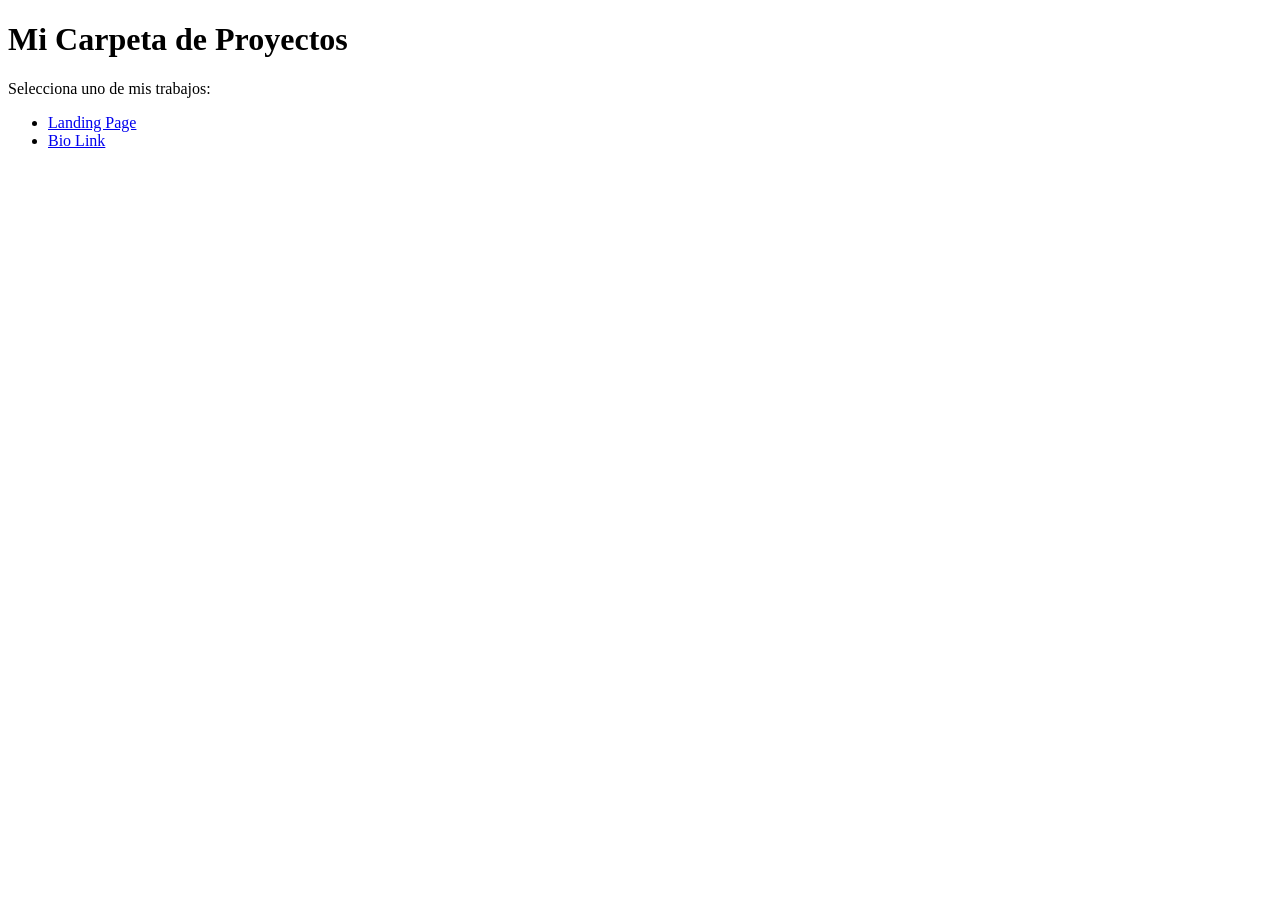
<file: index.html>
<!DOCTYPE html>
<html lang="es">
<head>
    <meta charset="UTF-8">
    <title>Mis Proyectos</title>
</head>
<body>
    <h1>Mi Carpeta de Proyectos</h1>
    <p>Selecciona uno de mis trabajos:</p>
    <ul>
        <li><a href="./Landin_page/">Landing Page</a></li>
        <li><a href="./biolink/">Bio Link</a></li>
    </ul>
</body>
</html>
</file>
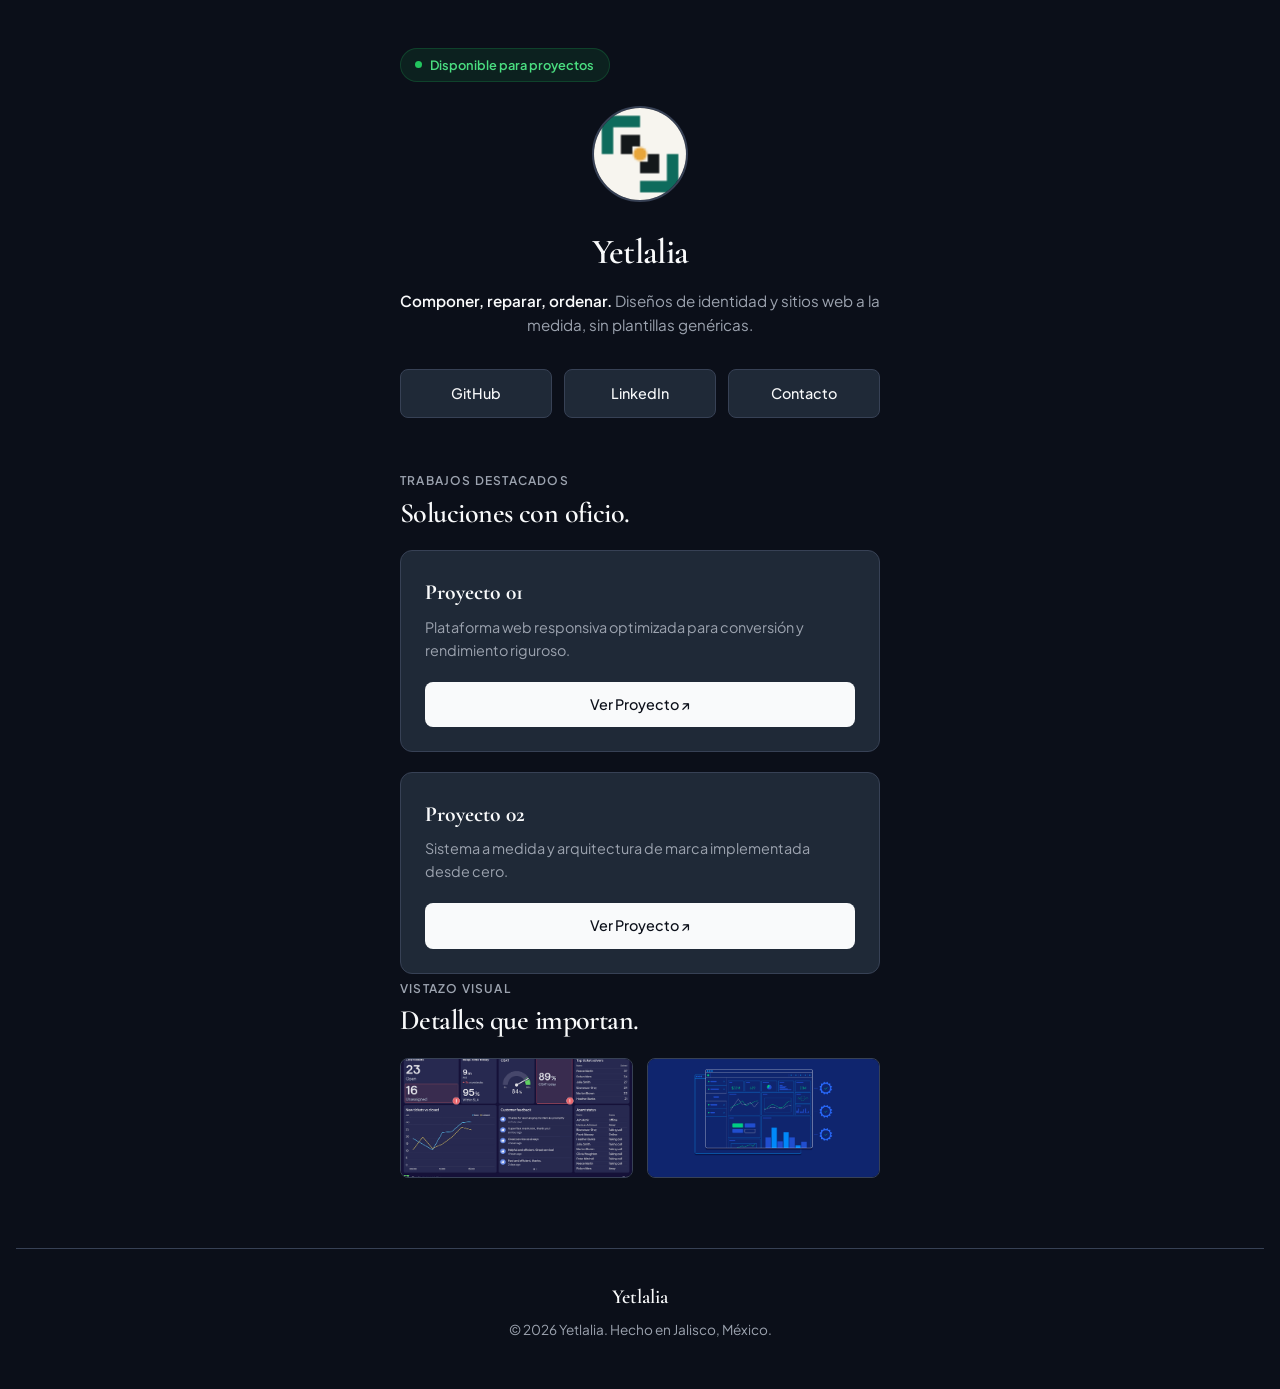
<file: biolink/index.html>
<!DOCTYPE html>
<html lang="es">
<head>
    <meta charset="UTF-8">
    <meta name="viewport" content="width=device-width, initial-scale=1.0">
    <link rel="icon" type="image/x-icon" href="images/favicon.ico">
    <title>Yetlalia </title>
    <link rel="stylesheet" href="styles.css">
    <!-- Fuentes de Yetlalia: Cormorant Garamond y Plus Jakarta Sans -->
    <link rel="preconnect" href="https://fonts.googleapis.com">
    <link rel="preconnect" href="https://fonts.gstatic.com" crossorigin>
    <link href="https://fonts.googleapis.com/css2?family=Cormorant+Garamond:ital,wght@0,400;0,600;1,400&family=Plus+Jakarta+Sans:wght@300;400;500;600;700&display=swap" rel="stylesheet">
</head>
<body>

    <!-- CABECERA / PERFIL -->
    <header class="biolink-header" role="banner">
        <div class="biolink-container">
            <!-- Indicador de disponibilidad con estilo Yetlalia -->
            <div class="availability-badge" role="status" aria-label="Estado actual: Disponible para proyectos">
                <span class="status-dot" aria-hidden="true"></span>
                <span>Disponible para proyectos</span>
            </div>

            <!-- Avatar y Bio -->
            <div class="profile-group">
                <img src="images/logo-48.png" alt="Fotografía de perfil de Yetlalia" class="avatar-img">
                <h1>Yetlalia</h1>
                <p class="bio-text">
                    <span>Componer, reparar, ordenar.</span> Diseños de identidad y sitios web a la medida, sin plantillas genéricas.
                </p>
            </div>

            <!-- Redes Sociales Principales -->
            <nav class="social-nav" aria-label="Redes sociales y enlaces principales">
                <a href="https://github.com/osmar453" target="_blank" rel="noopener noreferrer" class="social-btn" aria-label="Perfil de GitHub">GitHub</a>
                <a href="https://linkedin.com/in/osmar-de-la-cruz-sánchez-74b242438" target="_blank" rel="noopener noreferrer" class="social-btn" aria-label="Perfil de LinkedIn">LinkedIn</a>
                <a href="https://wa.me/3313393437" class="social-btn" aria-label="Correo electrónico">Contacto</a>
            </nav>
        </div>
    </header>

    <!-- CONTENIDO PRINCIPAL -->
    <main class="biolink-main" role="main">
        <div class="biolink-container">
            
            <!-- SECCIÓN 1: PROYECTOS DESTACADOS -->
            <section class="projects-section" aria-labelledby="projects-heading">
                <span class="section-tag">trabajos destacados</span>
                <h2 id="projects-heading">Soluciones con oficio.</h2>
                
                <div class="projects-stack">
                    <article class="project-card">
                        <div class="project-info">
                            <h3>Proyecto 01</h3>
                            <p>Plataforma web responsiva optimizada para conversión y rendimiento riguroso.</p>
                        </div>
                        <a href="#" class="btn btn-primary" aria-label="Ver detalles del Proyecto 01">Ver Proyecto ↗</a>
                    </article>

                    <article class="project-card">
                        <div class="project-info">
                            <h3>Proyecto 02</h3>
                            <p>Sistema a medida y arquitectura de marca implementada desde cero.</p>
                        </div>
                        <a href="#" class="btn btn-primary" aria-label="Ver detalles del Proyecto 02">Ver Proyecto ↗</a>
                    </article>
                </div>
            </section>

            <!-- SECCIÓN 2: GALERÍA VISUAL -->
            <section class="gallery-section" aria-labelledby="gallery-heading">
                <span class="section-tag">vistazo visual</span>
                <h2 id="gallery-heading">Detalles que importan.</h2>
                
                <div class="gallery-grid" role="region" aria-label="Galería visual de proyectos">
                    <div class="gallery-item">
                        <img src="images/dash.png" alt="Captura de interfaz de trabajo Yetlalia" loading="lazy">
                    </div>
                    <div class="gallery-item">
                        <img src="images/dash-2.png" alt="Segundo plano o mockup de interfaz Yetlalia" loading="lazy">
                    </div>
                </div>
            </section>

        </div>
    </main>

    <!-- FOOTER -->
    <footer class="biolink-footer" role="contentinfo">
        <div class="biolink-container">
            <span class="footer-brand">Yetlalia</span>
            <p class="footer-location">© 2026 Yetlalia. Hecho en Jalisco, México.</p>
        </div>
    </footer>

</body>
</html>
</file>
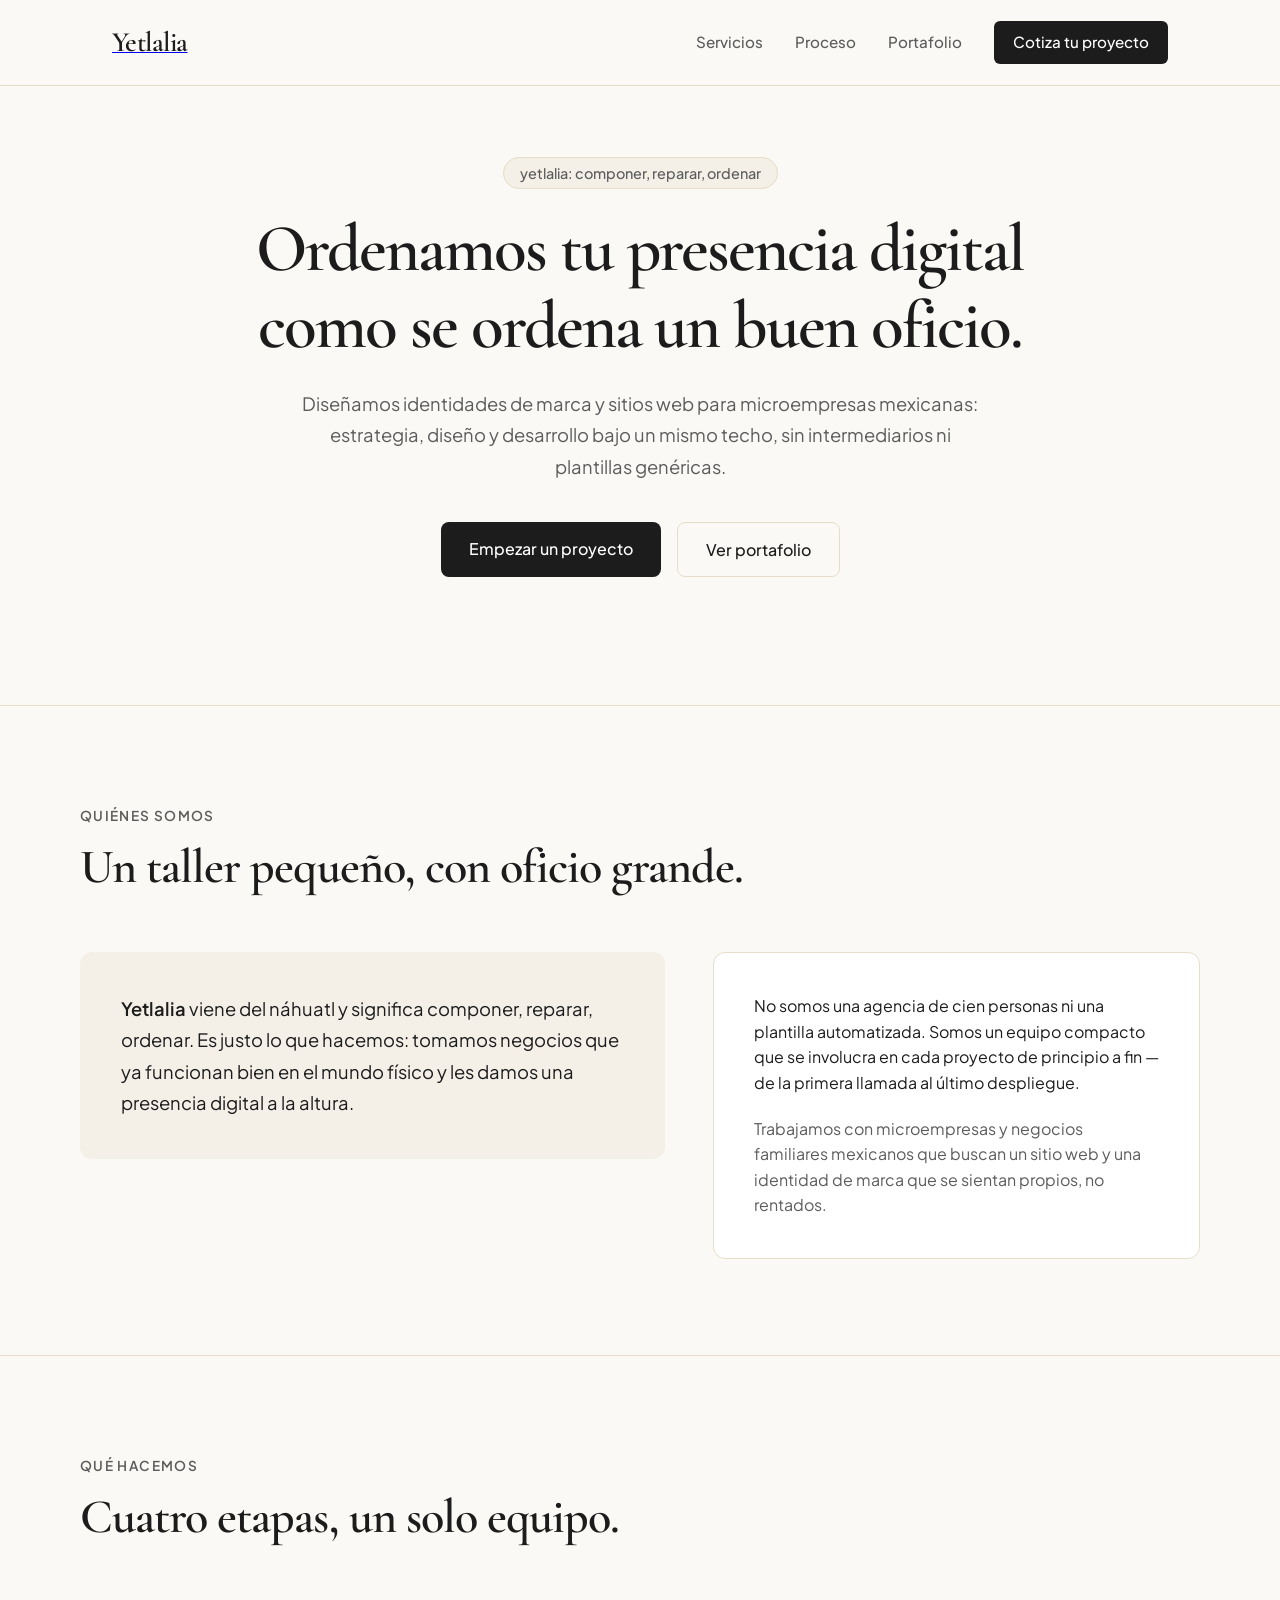
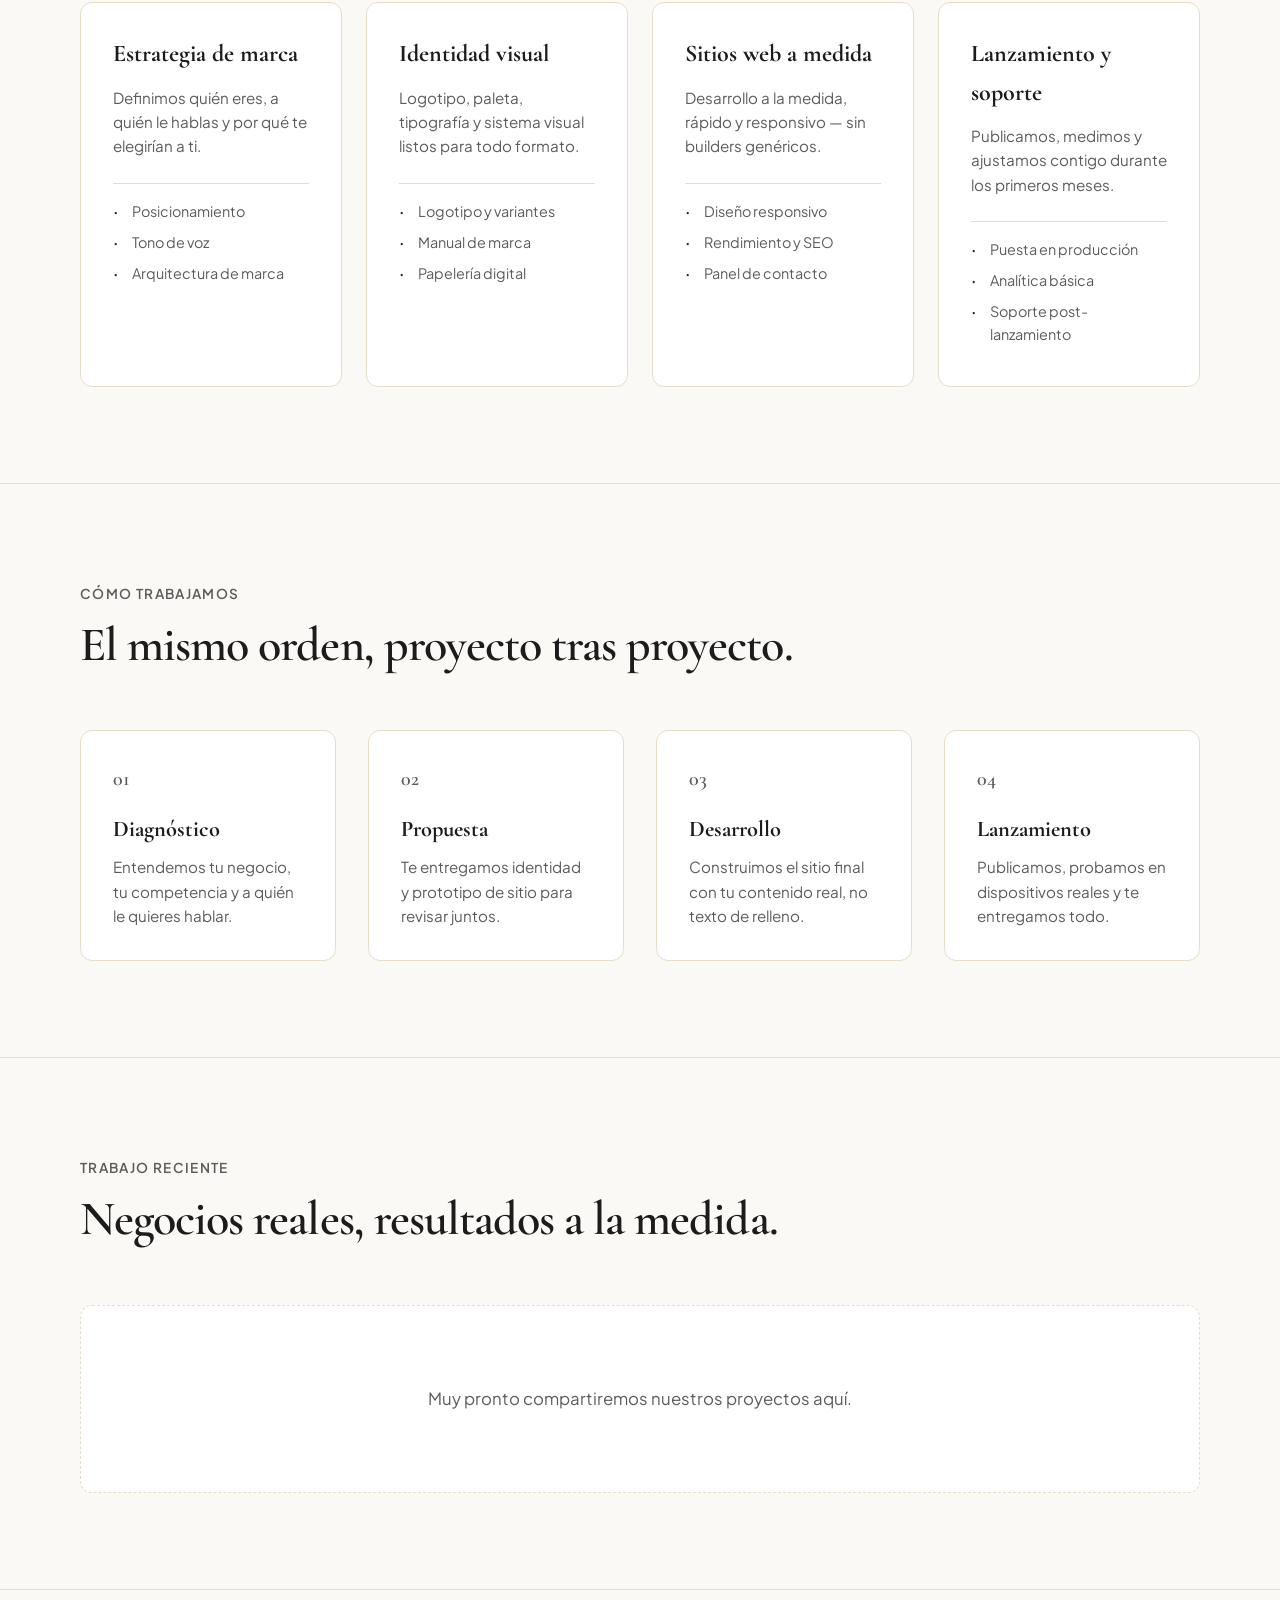
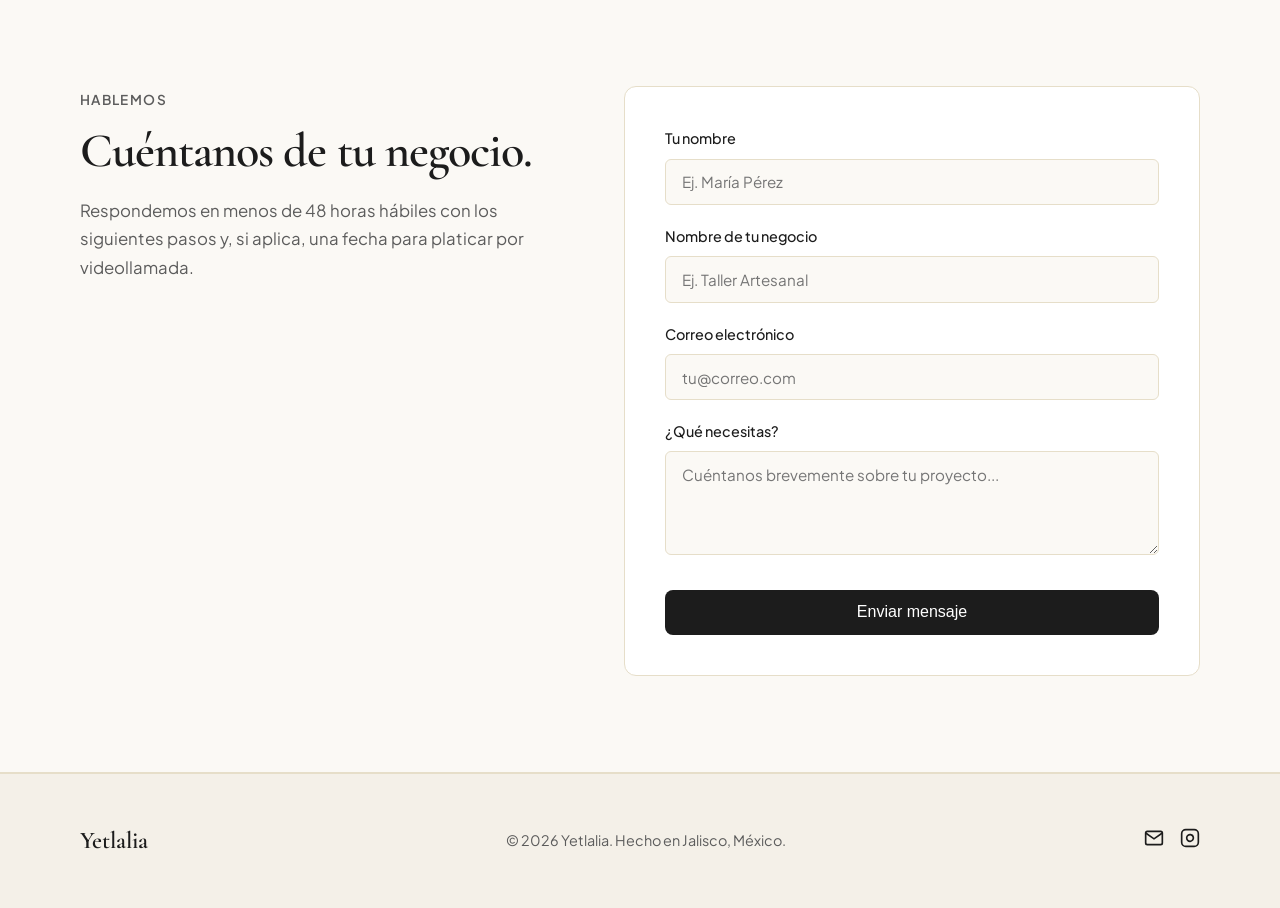
<file: Landing_page/index.html>
<!DOCTYPE html>
<html lang="es">
<head>
    <meta charset="UTF-8">
    <meta name="viewport" content="width=device-width, initial-scale=1.0">
    <title>Yetlalia — Ordenamos tu presencia digital</title>
    <link rel="stylesheet" href="styles.css">
    <!-- Fuente Plus Jakarta Sans y Cormorant Garamond para un toque artesanal/moderno -->
    <link rel="preconnect" href="https://fonts.googleapis.com">
    <link rel="preconnect" href="https://fonts.gstatic.com" crossorigin>
    <link href="https://fonts.googleapis.com/css2?family=Cormorant+Garamond:ital,wght@0,400;0,600;1,400&family=Plus+Jakarta+Sans:wght@300;400;500;600;700&display=swap" rel="stylesheet">
</head>
<body>

    <!-- HEADER / NAVEGACIÓN -->
    <header class="site-header">
        <div class="header-container">
            <a href="#inicio" class="logo">
                <span>Yetlalia</span>
            </a>
            <button class="menu-toggle" aria-label="Abrir menú" id="menuToggle">
                <span></span>
                <span></span>
                <span></span>
            </button>
            <nav class="nav-menu" id="navMenu">
                <a href="#servicios">Servicios</a>
                <a href="#proceso">Proceso</a>
                <a href="#portafolio">Portafolio</a>
                <a href="#contacto" class="nav-cta">Cotiza tu proyecto</a>
            </nav>
        </div>
    </header>

    <main>
        <!-- SECCIÓN INICIO / HERO -->
        <section id="inicio" class="hero-section">
            <div class="hero-container">
                <div class="hero-badge">
                    <span>yetlalia: componer, reparar, ordenar</span>
                </div>
                <h1>Ordenamos tu presencia digital como se ordena un buen oficio.</h1>
                <p class="hero-description">
                    Diseñamos identidades de marca y sitios web para microempresas mexicanas: estrategia, diseño y desarrollo bajo un mismo techo, sin intermediarios ni plantillas genéricas.
                </p>
                <div class="hero-buttons">
                    <a href="#contacto" class="btn btn-primary">Empezar un proyecto</a>
                    <a href="#portafolio" class="btn btn-secondary">Ver portafolio</a>
                </div>
            </div>
        </section>

        <!-- SECCIÓN QUIÉNES SOMOS -->
        <section id="quienes-somos" class="about-section">
            <div class="section-container">
                <div class="section-header">
                    <span class="section-tag">quiénes somos</span>
                    <h2>Un taller pequeño, con oficio grande.</h2>
                </div>
                <div class="about-grid">
                    <div class="about-card primary-card">
                        <p class="lead-text">
                            <span>Yetlalia</span> viene del náhuatl y significa componer, reparar, ordenar. Es justo lo que hacemos: tomamos negocios que ya funcionan bien en el mundo físico y les damos una presencia digital a la altura.
                        </p>
                    </div>
                    <div class="about-card">
                        <p>
                            No somos una agencia de cien personas ni una plantilla automatizada. Somos un equipo compacto que se involucra en cada proyecto de principio a fin — de la primera llamada al último despliegue.
                        </p>
                        <p>
                            Trabajamos con microempresas y negocios familiares mexicanos que buscan un sitio web y una identidad de marca que se sientan propios, no rentados.
                        </p>
                    </div>
                </div>
            </div>
        </section>

        <!-- SECCIÓN QUÉ HACEMOS (SERVICIOS) -->
        <section id="servicios" class="services-section">
            <div class="section-container">
                <div class="section-header">
                    <span class="section-tag">qué hacemos</span>
                    <h2>Cuatro etapas, un solo equipo.</h2>
                </div>
                <div class="services-grid">
                    <div class="service-card">
                        <h3>Estrategia de marca</h3>
                        <p>Definimos quién eres, a quién le hablas y por qué te elegirían a ti.</p>
                        <ul>
                            <li>Posicionamiento</li>
                            <li>Tono de voz</li>
                            <li>Arquitectura de marca</li>
                        </ul>
                    </div>
                    <div class="service-card">
                        <h3>Identidad visual</h3>
                        <p>Logotipo, paleta, tipografía y sistema visual listos para todo formato.</p>
                        <ul>
                            <li>Logotipo y variantes</li>
                            <li>Manual de marca</li>
                            <li>Papelería digital</li>
                        </ul>
                    </div>
                    <div class="service-card">
                        <h3>Sitios web a medida</h3>
                        <p>Desarrollo a la medida, rápido y responsivo — sin builders genéricos.</p>
                        <ul>
                            <li>Diseño responsivo</li>
                            <li>Rendimiento y SEO</li>
                            <li>Panel de contacto</li>
                        </ul>
                    </div>
                    <div class="service-card">
                        <h3>Lanzamiento y soporte</h3>
                        <p>Publicamos, medimos y ajustamos contigo durante los primeros meses.</p>
                        <ul>
                            <li>Puesta en producción</li>
                            <li>Analítica básica</li>
                            <li>Soporte post-lanzamiento</li>
                        </ul>
                    </div>
                </div>
            </div>
        </section>

        <!-- SECCIÓN PROCESO -->
        <section id="proceso" class="process-section">
            <div class="section-container">
                <div class="section-header">
                    <span class="section-tag">cómo trabajamos</span>
                    <h2>El mismo orden, proyecto tras proyecto.</h2>
                </div>
                <ol class="process-list">
                    <li>
                        <span class="step-num">01</span>
                        <div class="step-content">
                            <h3>Diagnóstico</h3>
                            <p>Entendemos tu negocio, tu competencia y a quién le quieres hablar.</p>
                        </div>
                    </li>
                    <li>
                        <span class="step-num">02</span>
                        <div class="step-content">
                            <h3>Propuesta</h3>
                            <p>Te entregamos identidad y prototipo de sitio para revisar juntos.</p>
                        </div>
                    </li>
                    <li>
                        <span class="step-num">03</span>
                        <div class="step-content">
                            <h3>Desarrollo</h3>
                            <p>Construimos el sitio final con tu contenido real, no texto de relleno.</p>
                        </div>
                    </li>
                    <li>
                        <span class="step-num">04</span>
                        <div class="step-content">
                            <h3>Lanzamiento</h3>
                            <p>Publicamos, probamos en dispositivos reales y te entregamos todo.</p>
                        </div>
                    </li>
                </ol>
            </div>
        </section>

        <!-- SECCIÓN PORTAFOLIO -->
        <section id="portafolio" class="portfolio-section">
            <div class="section-container">
                <div class="section-header">
                    <span class="section-tag">trabajo reciente</span>
                    <h2>Negocios reales, resultados a la medida.</h2>
                </div>
                <div class="portfolio-placeholder">
                    <p>Muy pronto compartiremos nuestros proyectos aquí.</p>
                </div>
            </div>
        </section>

        <!-- SECCIÓN CONTACTO -->
        <section id="contacto" class="contact-section">
            <div class="section-container contact-container">
                <div class="contact-info">
                    <span class="section-tag">hablemos</span>
                    <h2>Cuéntanos de tu negocio.</h2>
                    <p>Respondemos en menos de 48 horas hábiles con los siguientes pasos y, si aplica, una fecha para platicar por videollamada.</p>
                </div>
                <form class="contact-form" id="contactForm">
                    <div class="form-group">
                        <label for="name">Tu nombre</label>
                        <input type="text" id="name" name="name" required placeholder="Ej. María Pérez">
                    </div>
                    <div class="form-group">
                        <label for="business">Nombre de tu negocio</label>
                        <input type="text" id="business" name="business" required placeholder="Ej. Taller Artesanal">
                    </div>
                    <div class="form-group">
                        <label for="email">Correo electrónico</label>
                        <input type="email" id="email" name="email" required placeholder="tu@correo.com">
                    </div>
                    <div class="form-group">
                        <label for="message">¿Qué necesitas?</label>
                        <textarea id="message" name="message" rows="4" required placeholder="Cuéntanos brevemente sobre tu proyecto..."></textarea>
                    </div>
                    <button type="submit" class="btn btn-primary btn-block">Enviar mensaje</button>
                    <p class="form-success-msg" id="successMsg">¡Gracias! Hemos recibido tu mensaje, te responderemos pronto.</p>
                </form>
            </div>
        </section>
    </main>

    <!-- FOOTER -->
    <footer class="site-footer">
        <div class="footer-container">
            <div class="footer-brand">
                <span>Yetlalia</span>
            </div>
            <p class="footer-location">© 2026 Yetlalia. Hecho en Jalisco, México.</p>
            <div class="footer-social">
                <a href="mailto:yetlamxlia@gmail.com" aria-label="Correo de Yetlalia">
                    <svg width="20" height="20" fill="none" stroke="currentColor" stroke-width="2" viewBox="0 0 24 24"><path d="M4 4h16c1.1 0 2 .9 2 2v12c0 1.1-.9 2-2 2H4c-1.1 0-2-.9-2-2V6c0-1.1.9-2 2-2z"></path><polyline points="22,6 12,13 2,6"></polyline></svg>
                </a>
                <a href="https://instagram.com" target="_blank" rel="noreferrer" aria-label="Instagram de Yetlalia">
                    <svg width="20" height="20" fill="none" stroke="currentColor" stroke-width="2" viewBox="0 0 24 24"><rect x="2" y="2" width="20" height="20" rx="5" ry="5"></rect><path d="M16 11.37A4 4 0 1 1 12.63 8 4 4 0 0 1 16 11.37z"></path><line x1="17.5" y1="6.5" x2="17.51" y2="6.5"></line></svg>
                </a>
            </div>
        </div>
    </footer>

    <script src="script.js"></script>
</body>
</html>
</file>
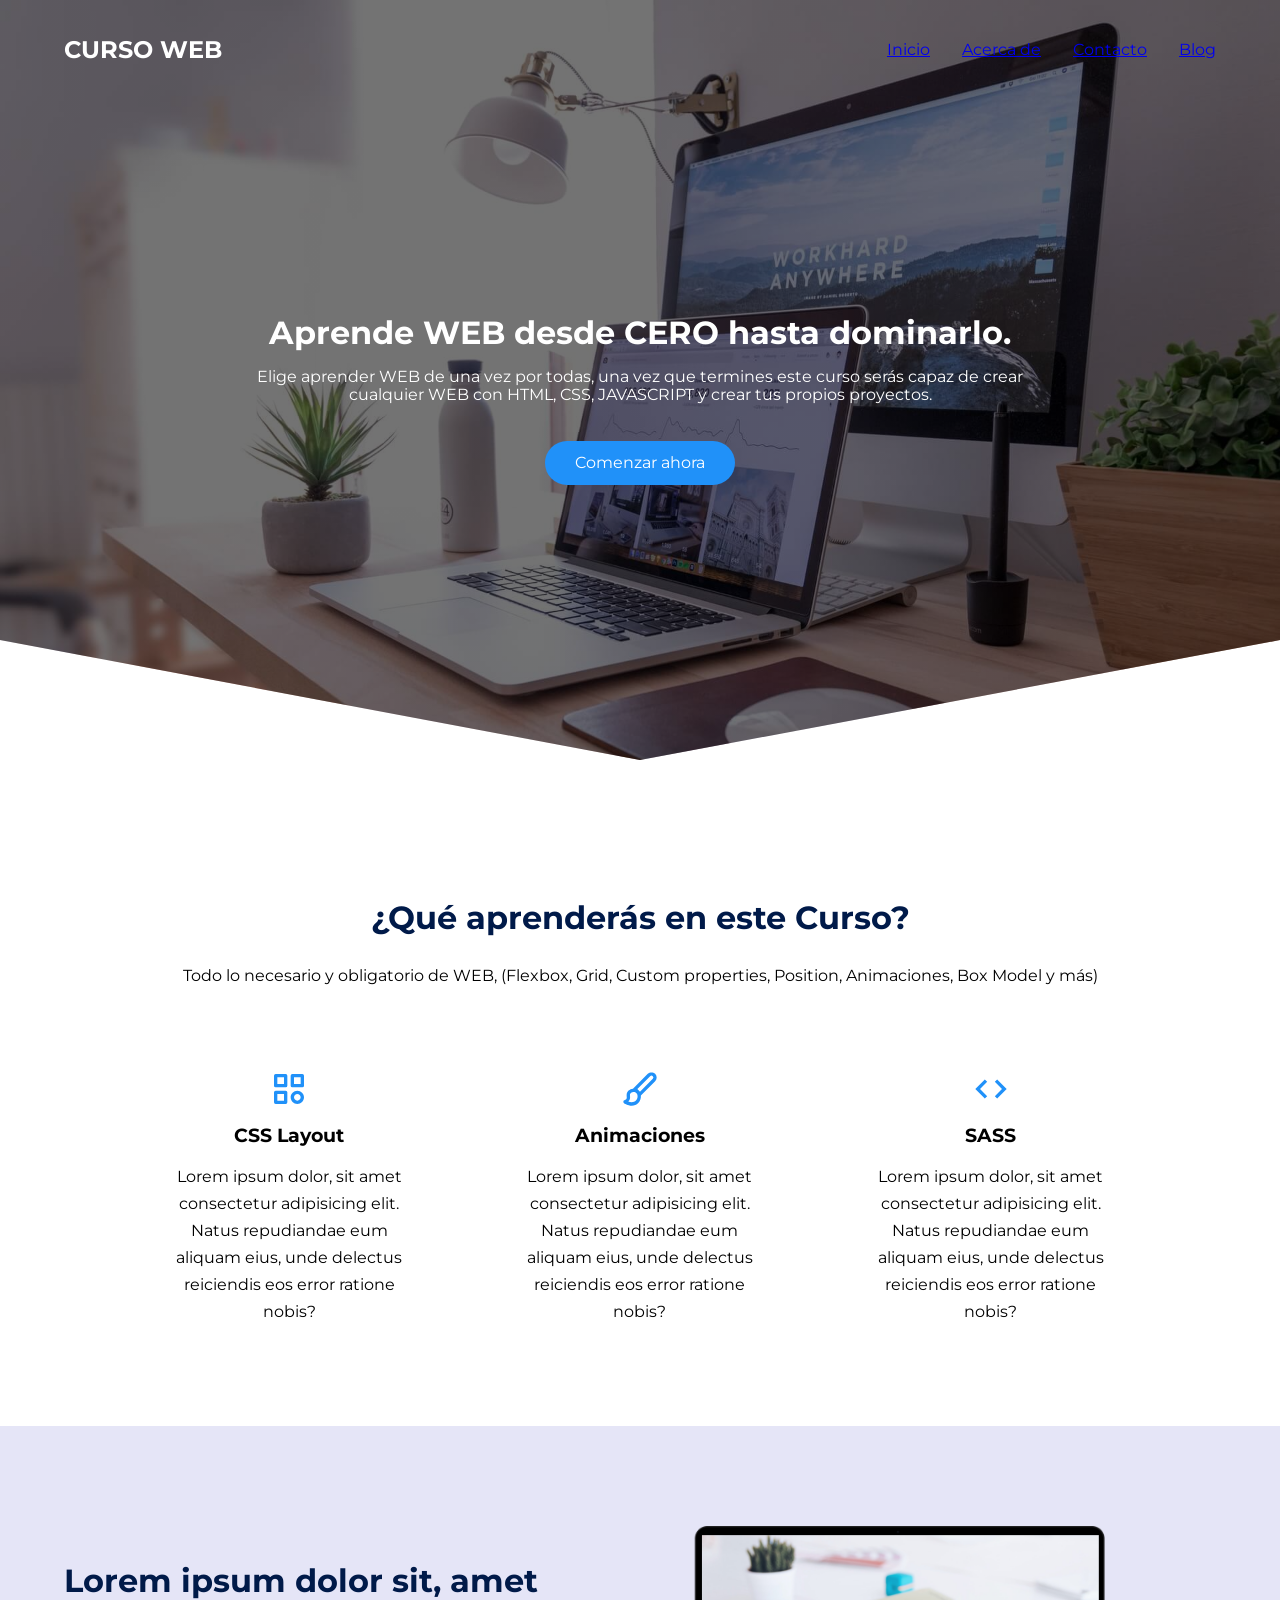
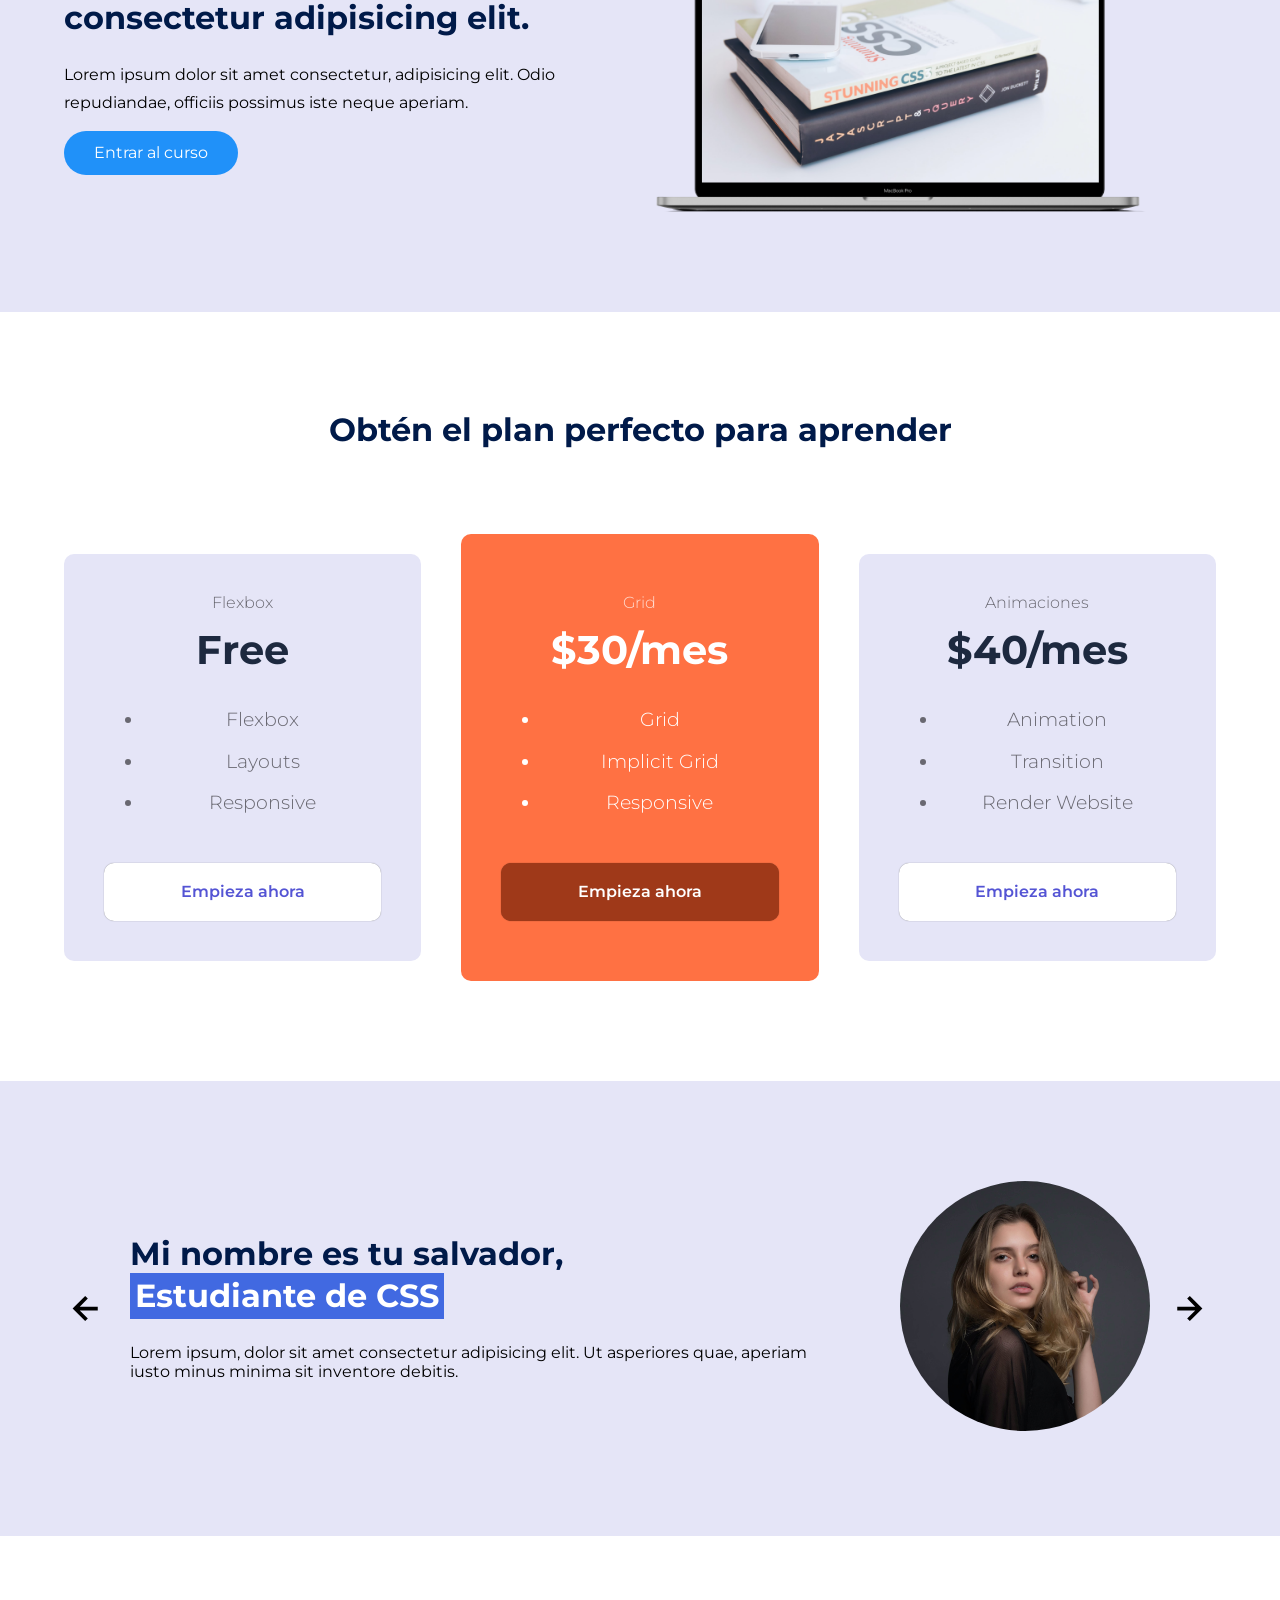
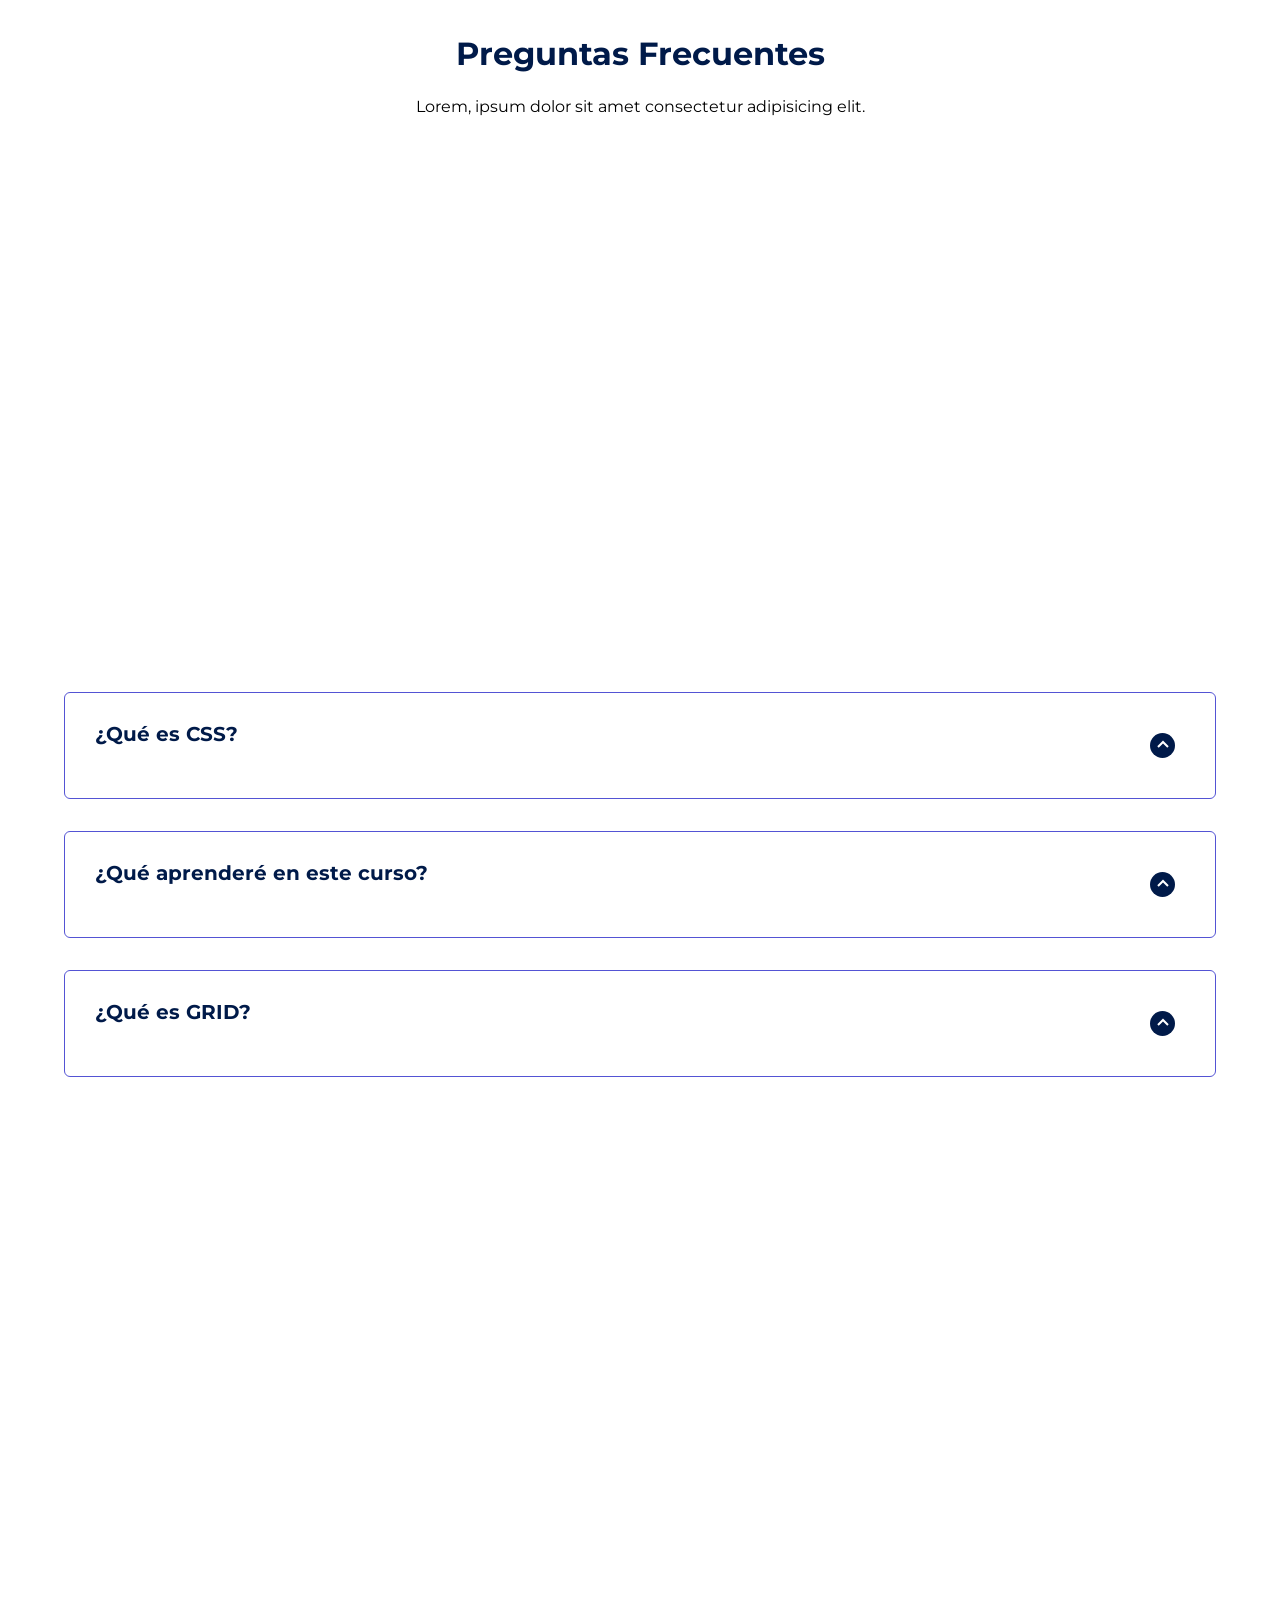
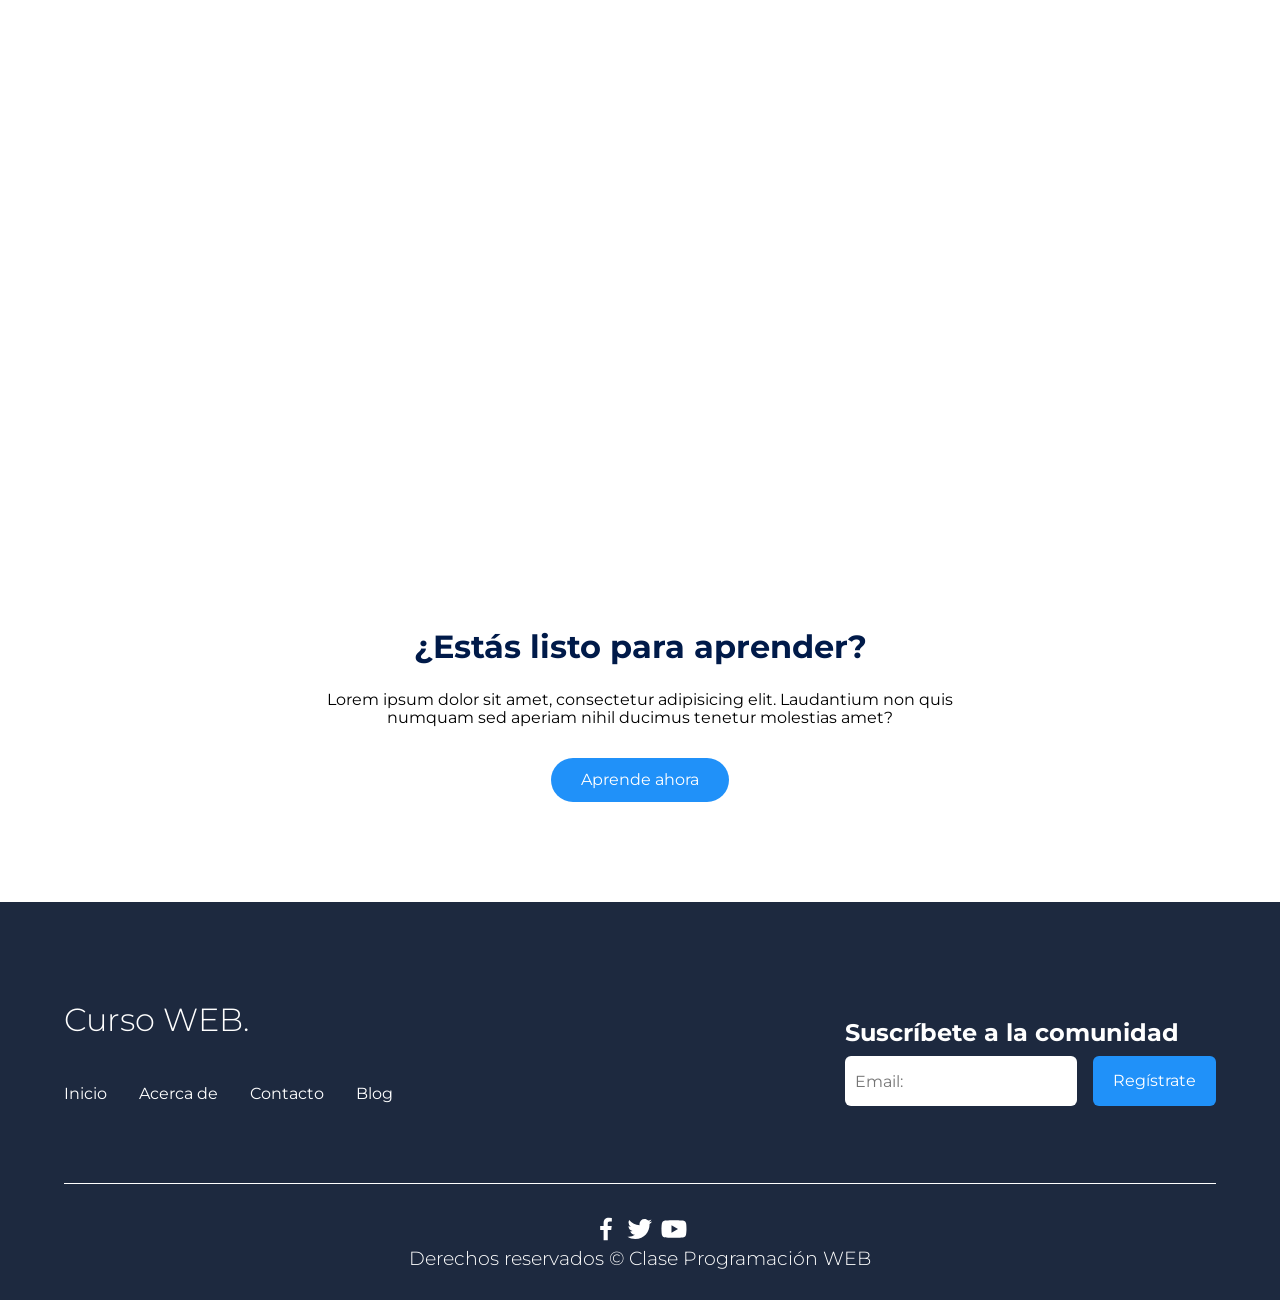
<file: Desarrollo Web/Optimizacion_LandingPage/index.html>
<!DOCTYPE html>
<html lang="es">
<head>
    <meta charset="UTF-8">
    <meta name="viewport" content="width=device-width, initial-scale=1.0">
    <title>Curso WEB.</title>
    <link rel="shortcut icon" href="./assets/favicon.png" type="image/x-icon">
    <link rel="stylesheet" href="./css/normalize.css">
    <link rel="stylesheet" href="./css/styles.css">
</head>
<body>
    <header class="hero">
        <nav class="nav container">
            <!-- Sustituido div por header dentro del nav -->
            <header class="nav_logo">
                <h2 class="nav_title">CURSO WEB</h2>
            </header>

            <ul class="nav__link nav__link--menu">
                <li class="nav__items">
                    <a href="#" class="nav__link">Inicio</a>
                </li>
                <li class="nav__items">
                    <a href="#" class="nav__link">Acerca de</a>
                </li>
                <li class="nav__items">
                    <a href="#" class="nav__link">Contacto</a>
                </li>
                <li class="nav__items">
                    <a href="#" class="nav__link">Blog</a>
                </li>
                <img src="./assets/close.svg" class="nav__close" alt="close">
            </ul>
            <div class="nav__menu">
                <img src="./assets/menu.svg" class="nav__img" alt="iconMenu">
            </div>
        </nav>

        <section class="hero__container container">
            <h1 class="hero_title">Aprende WEB desde CERO hasta dominarlo.</h1>
            <p class="hero__paragraph">Elige aprender WEB de una vez por todas, una vez que termines este curso serás capaz de crear cualquier WEB con HTML, CSS, JAVASCRIPT y crear tus propios proyectos.</p>
            <a href="#" class="cta">Comenzar ahora</a>
        </section>
    </header>

    <main>
        <section class="container about">
            <h2 class="subtitle">¿Qué aprenderás en este Curso?</h2>
            <p class="about__paragraph">Todo lo necesario y obligatorio de WEB, (Flexbox, Grid, Custom properties, Position, Animaciones, Box Model y más)</p>

            <div class="about__main">
                <article class="about__icons">
                    <img src="./assets/shapes.svg" class="about__icon" alt="Layout icon">
                    <h3 class="about__title">CSS Layout</h3>
                    <p class="about__paragraph">Lorem ipsum dolor, sit amet consectetur adipisicing elit. Natus repudiandae eum aliquam eius, unde delectus reiciendis eos error ratione nobis?</p>
                </article>

                <article class="about__icons">
                    <img src="./assets/paint.svg" class="about__icon" alt="Animaciones icon">
                    <h3 class="about__title">Animaciones</h3>
                    <p class="about__paragraph">Lorem ipsum dolor, sit amet consectetur adipisicing elit. Natus repudiandae eum aliquam eius, unde delectus reiciendis eos error ratione nobis?</p>
                </article>

                <article class="about__icons">
                    <img src="./assets/code.svg" class="about__icon" alt="SASS icon">
                    <h3 class="about__title">SASS</h3>
                    <p class="about__paragraph">Lorem ipsum dolor, sit amet consectetur adipisicing elit. Natus repudiandae eum aliquam eius, unde delectus reiciendis eos error ratione nobis?</p>
                </article>
            </div>
        </section>

        <section class="knowledge">
            <div class="knowledge__container container">
                <div class="knowledge__texts">
                    <h2 class="subtitle">Lorem ipsum dolor sit, amet consectetur adipisicing elit.</h2>
                    <p class="knowledge__paragraph">Lorem ipsum dolor sit amet consectetur, adipisicing elit. Odio repudiandae, officiis possimus iste neque aperiam.</p>
                    <a href="#" class="cta">Entrar al curso</a>
                </div>
                <figure class="knowledge__picture">
                    <img src="./assets/macbook.png" class="knowledge__img" alt="Macbook mostrando el curso">
                </figure>
            </div>
        </section>

        <section class="price container">
            <h2 class="subtitle">Obtén el plan perfecto para aprender</h2>

            <div class="price__table">
                <article class="price__element">
                    <p class="price__name">Flexbox</p>
                    <h3 class="price__price">Free</h3>

                    <ul class="price__items">
                        <li class="price__features">Flexbox</li>
                        <li class="price__features">Layouts</li>
                        <li class="price__features">Responsive</li>
                    </ul>

                    <a href="#" class="price__cta">Empieza ahora</a>
                </article>

                <article class="price__element price__element--best">
                    <p class="price__name">Grid</p>
                    <h3 class="price__price">$30/mes</h3>

                    <ul class="price__items">
                        <li class="price__features">Grid</li>
                        <li class="price__features">Implicit Grid</li>
                        <li class="price__features">Responsive</li>
                    </ul>

                    <a href="#" class="price__cta">Empieza ahora</a>
                </article>

                <article class="price__element">
                    <p class="price__name">Animaciones</p>
                    <h3 class="price__price">$40/mes</h3>

                    <ul class="price__items">
                        <li class="price__features">Animation</li>
                        <li class="price__features">Transition</li>
                        <li class="price__features">Render Website</li>
                    </ul>

                    <a href="#" class="price__cta">Empieza ahora</a>
                </article>
            </div>
        </section>

        <section class="testimony">
            <div class="testimony__container container">
                <img src="./assets/leftarrow.svg" class="testimony__arrow" id="before" alt="Anterior">

                <!-- Reemplazados los sections por articles para cada testimonio -->
                <article class="testimony__body testimony__body--show" data-id="1">
                    <div class="testimony__texts">
                        <h2 class="subtitle">Mi nombre es tu salvador, <span class="testimony__course">Estudiante de CSS</span></h2>
                        <p class="testimony__review">Lorem ipsum, dolor sit amet consectetur adipisicing elit. Ut asperiores quae, aperiam iusto minus minima sit inventore debitis.</p>
                    </div>
                    <figure class="testimony_picture">
                        <img src="./assets/face.jpg" class="testimony__img" alt="Foto de perfil de estudiante de CSS">
                    </figure>
                </article>

                <article class="testimony__body" data-id="2">
                    <div class="testimony__texts">
                        <h2 class="subtitle">Mi nombre es tu el empalador, <span class="testimony__course">Estudiante de Flex</span></h2>
                        <p class="testimony__review">Eius error eligendi obcaecati saepe quae, amet possimus natus ea nesciunt quos.</p>
                    </div>
                    <figure class="testimony_picture">
                        <img src="./assets/face2.jpg" class="testimony__img" alt="Foto de perfil de estudiante de Flex">
                    </figure>
                </article>

                <article class="testimony__body" data-id="3">
                    <div class="testimony__texts">
                        <h2 class="subtitle">Mi nombre es todas mías, <span class="testimony__course">Estudiante de GRID</span></h2>
                        <p class="testimony__review">Lorem ipsum, dolor sit amet consectetur adipisicing elit.</p>
                    </div>
                    <figure class="testimony_picture">
                        <img src="./assets/face3.jpg" class="testimony__img" alt="Foto de perfil de estudiante de Grid">
                    </figure>
                </article>

                <img src="./assets/rightarrow.svg" class="testimony__arrow" id="next" alt="Siguiente">
            </div>
        </section>

        <section class="questions container">
            <h2 class="subtitle">Preguntas Frecuentes</h2>
            <p class="questions__paragraph">Lorem, ipsum dolor sit amet consectetur adipisicing elit.</p>

            <div class="questions__container">
                <article class="questions__padding">
                    <div class="questions__answare">
                        <h3 class="questions__title">¿Qué es CSS?
                            <span class="questions__arrow">
                                <img src="./assets/arrow.svg" class="questions__img" alt="arrow">
                            </span>
                        </h3>
                        <p class="questions__show">
                            Lorem ipsum, dolor sit amet consectetur adipisicing elit. Esse perspiciatis mollitia expedita ipsam nisi provident delectus quae distinctio ex cumque veniam in quo sit maxime.
                        </p>
                    </div>
                </article>

                <article class="questions__padding">
                    <div class="questions__answare">
                        <h3 class="questions__title">¿Qué aprenderé en este curso?
                            <span class="questions__arrow">
                                <img src="./assets/arrow.svg" class="questions__img" alt="arrow">
                            </span>
                        </h3>
                        <p class="questions__show">
                            Lorem ipsum, dolor sit amet consectetur adipisicing elit. Esse perspiciatis mollitia expedita ipsam nisi provident delectus quae distinctio ex cumque veniam in quo sit maxime.
                        </p>
                    </div>
                </article>

                <article class="questions__padding">
                    <div class="questions__answare">
                        <h3 class="questions__title">¿Qué es GRID?
                            <span class="questions__arrow">
                                <img src="./assets/arrow.svg" class="questions__img" alt="arrow">
                            </span>
                        </h3>
                        <p class="questions__show">
                            Lorem ipsum, dolor sit amet consectetur adipisicing elit. Esse perspiciatis mollitia expedita ipsam nisi provident delectus quae distinctio ex cumque veniam in quo sit maxime.
                        </p>
                    </div>
                </article>
            </div>

            <section class="questions__offer">
                <h2 class="subtitle">¿Estás listo para aprender?</h2>
                <p class="questions__copy">Lorem ipsum dolor sit amet, consectetur adipisicing elit. Laudantium non quis numquam sed aperiam nihil ducimus tenetur molestias amet?</p>
                <a href="#" class="cta">Aprende ahora</a>
            </section>
        </section>
    </main>

    <footer class="footer">
        <section class="footer__container container">
            <nav class="nav nav--footer">
                <h2 class="footer__title">Curso WEB.</h2>

                <ul class="nav__link nav__link--footer">
                    <li class="nav__items">
                        <a href="#" class="nav__links">Inicio</a>
                    </li>
                    <li class="nav__items">
                        <a href="#" class="nav__links">Acerca de</a>
                    </li>
                    <li class="nav__items">
                        <a href="#" class="nav__links">Contacto</a>
                    </li>
                    <li class="nav__items">
                        <a href="#" class="nav__links">Blog</a>
                    </li>
                </ul>
            </nav>

            <form class="footer__form" action="https://www.tecmm.edu.mx/" method="POST">
                <h2 class="footer__newsletter">Suscríbete a la comunidad</h2>
                <div class="footer__inputs">
                    <input type="email" placeholder="Email:" class="footer__input" name="_replyto">
                    <input type="submit" value="Regístrate" class="footer__submit">
                </div>
            </form>
        </section>

        <!-- Sustituido section por footer interno para la marca de agua/copyright -->
        <footer class="footer__copy container">
            <nav class="footer__social" aria-label="Redes Sociales">
                <a href="#" class="footer__icons"><img src="./assets/facebook.svg" class="footer__img" alt="Facebook"></a>
                <a href="#" class="footer__icons"><img src="./assets/twitter.svg" class="footer__img" alt="Twitter"></a>
                <a href="#" class="footer__icons"><img src="./assets/youtube.svg" class="footer__img" alt="YouTube"></a>
            </nav>

            <h3 class="footer__copyright">Derechos reservados &copy; Clase Programación WEB</h3>
        </footer>
    </footer>

    <script src="./js/slider.js"></script>
    <script src="./js/questions.js"></script>
</body>
</html>
</file>
<file: biolink/styles.css>
/* VARIABLES Y ESTILOS DE YETLALIA (TEMA OBSIDIANA) */
:root {
    --bg-primary: #0b0f19; /* Fondo obsidiana profundo */
    --bg-secondary: #111827; /* Fondo secundario ligeramente más claro */
    --bg-card: #1f2937; /* Superficie de tarjetas */
    --text-main: #f9fafb; /* Texto principal casi blanco */
    --text-muted: #9ca3af; /* Texto secundario gris claro */
    --accent: #38bdf8; /* Acento azul tecnológico / verde sobrio (ajustable) */
    --accent-hover: #0ea5e9;
    --border-color: #374155; /* Bordes sutiles oscuros */
    --font-sans: 'Plus Jakarta Sans', sans-serif;
    --font-serif: 'Cormorant Garamond', serif;
    --transition: all 0.3s cubic-bezier(0.16, 1, 0.3, 1);
}

* {
    box-sizing: border-box;
    margin: 0;
    padding: 0;
}

body {
    font-family: var(--font-sans);
    background-color: var(--bg-primary);
    color: var(--text-main);
    line-height: 1.6;
    -webkit-font-smoothing: antialiased;
    padding: 3rem 1rem;
    display: flex;
    flex-direction: column;
    align-items: center;
    min-height: 100vh;
}

.biolink-container {
    width: 100%;
    max-width: 480px;
    margin: 0 auto;
}

header, main, footer {
    width: 100%;
}

/* DISPONIBILIDAD */
.availability-badge {
    display: inline-flex;
    align-items: center;
    gap: 0.5rem;
    background-color: rgba(34, 197, 94, 0.1);
    border: 1px solid rgba(34, 197, 94, 0.2);
    color: #4ade80;
    padding: 0.35rem 0.9rem;
    border-radius: 50px;
    font-size: 0.8rem;
    font-weight: 600;
    margin-bottom: 1.5rem;
}

.status-dot {
    width: 7px;
    height: 7px;
    background-color: #22c55e;
    border-radius: 50%;
    animation: pulse 2s infinite;
}

@keyframes pulse {
    0% { box-shadow: 0 0 0 0 rgba(34, 197, 94, 0.4); }
    70% { box-shadow: 0 0 0 6px rgba(34, 197, 94, 0); }
    100% { box-shadow: 0 0 0 0 rgba(34, 197, 94, 0); }
}

/* PERFIL */
.profile-group {
    text-align: center;
    margin-bottom: 2rem;
}

.avatar-img {
    width: 96px;
    height: 96px;
    border-radius: 50%;
    object-fit: cover;
    border: 2px solid var(--border-color);
    margin-bottom: 1rem;
}

.profile-group h1 {
    font-family: var(--font-serif);
    font-size: 2.2rem;
    font-weight: 600;
    letter-spacing: -0.02em;
    margin-bottom: 0.5rem;
    color: var(--text-main);
}

.bio-text {
    font-size: 0.95rem;
    color: var(--text-muted);
    line-height: 1.6;
}

.bio-text span {
    font-weight: 600;
    color: var(--text-main);
}

/* REDES SOCIALES */
.social-nav {
    display: flex;
    gap: 0.75rem;
    justify-content: center;
    margin-bottom: 3rem;
}

.social-btn {
    flex: 1;
    background-color: var(--bg-card);
    border: 1px solid var(--border-color);
    color: var(--text-main);
    text-align: center;
    padding: 0.75rem 0.5rem;
    border-radius: 8px;
    text-decoration: none;
    font-weight: 500;
    font-size: 0.9rem;
    transition: var(--transition);
}

.social-btn:hover {
    background-color: var(--bg-secondary);
    border-color: var(--text-main);
}

/* SECCIONES Y ETIQUETAS */
.biolink-main {
    display: flex;
    flex-direction: column;
    gap: 2.5rem;
}

.section-tag {
    display: inline-block;
    font-size: 0.75rem;
    font-weight: 600;
    text-transform: uppercase;
    letter-spacing: 0.1em;
    color: var(--text-muted);
    margin-bottom: 0.4rem;
}

h2 {
    font-family: var(--font-serif);
    font-size: 1.75rem;
    font-weight: 600;
    letter-spacing: -0.02em;
    margin-bottom: 1.25rem;
    line-height: 1.2;
    color: var(--text-main);
}

/* PROYECTOS */
.projects-stack {
    display: flex;
    flex-direction: column;
    gap: 1.25rem;
}

.project-card {
    background-color: var(--bg-card);
    border: 1px solid var(--border-color);
    padding: 1.5rem;
    border-radius: 12px;
    display: flex;
    flex-direction: column;
    gap: 1.25rem;
    transition: var(--transition);
}

.project-card:hover {
    transform: translateY(-2px);
    border-color: var(--accent);
    box-shadow: 0 10px 25px rgba(0, 0, 0, 0.2);
}

.project-info h3 {
    font-family: var(--font-serif);
    font-size: 1.35rem;
    margin-bottom: 0.35rem;
    color: var(--text-main);
}

.project-info p {
    font-size: 0.9rem;
    color: var(--text-muted);
}

/* BOTONES */
.btn {
    display: inline-block;
    padding: 0.7rem 1.25rem;
    border-radius: 8px;
    font-size: 0.9rem;
    font-weight: 500;
    text-decoration: none;
    text-align: center;
    transition: var(--transition);
    cursor: pointer;
    border: none;
}

.btn-primary {
    background-color: var(--text-main);
    color: var(--bg-primary);
}

.btn-primary:hover {
    background-color: var(--accent);
    color: var(--bg-primary);
}

/* GALERÍA VISUAL */
.gallery-grid {
    display: grid;
    grid-template-columns: 1fr 1fr;
    gap: 0.85rem;
}

.gallery-item img {
    width: 100%;
    height: 120px;
    object-fit: cover;
    border-radius: 8px;
    border: 1px solid var(--border-color);
    transition: var(--transition);
}

.gallery-item img:hover {
    filter: brightness(1.1);
}

/* FOOTER */
.biolink-footer {
    margin-top: 4rem;
    padding-top: 2rem;
    border-top: 1px solid var(--border-color);
    text-align: center;
}

.footer-brand {
    font-family: var(--font-serif);
    font-size: 1.25rem;
    font-weight: 600;
    display: block;
    margin-bottom: 0.35rem;
    color: var(--text-main);
}

.footer-location {
    font-size: 0.85rem;
    color: var(--text-muted);
}
</file>
<file: Landing_page/styles.css>
/* VARIABLES Y RESET */
:root {
    --bg-primary: #fbf9f5;
    --bg-secondary: #f4f0e8;
    --bg-card: #ffffff;
    --text-main: #1c1c1c;
    --text-muted: #5c5c5c;
    --accent: #2e3d30; /* Tono verde/gris artesanal sobrio original */
    --accent-hover: #1f2820;
    --border-color: #e6dec9;
    --font-sans: 'Plus Jakarta Sans', sans-serif;
    --font-serif: 'Cormorant Garamond', serif;
    --container-width: 1120px;
    --transition: all 0.3s cubic-bezier(0.16, 1, 0.3, 1);
}

* {
    box-sizing: border-box;
    margin: 0;
    padding: 0;
}

html {
    scroll-behavior: smooth;
}

body {
    font-family: var(--font-sans);
    background-color: var(--bg-primary);
    color: var(--text-main);
    line-height: 1.6;
    -webkit-font-smoothing: antialiased;
}

/* HEADER */
.site-header {
    position: fixed;
    top: 0;
    left: 0;
    width: 100%;
    background-color: rgba(251, 249, 245, 0.9);
    backdrop-filter: blur(10px);
    border-bottom: 1px solid var(--border-color);
    z-index: 1000;
}

.header-container {
    max-width: var(--container-width);
    margin: 0 auto;
    padding: 1.25rem 2rem;
    display: flex;
    justify-content: space-between;
    align-items: center;
}

.logo span {
    font-family: var(--font-serif);
    font-size: 1.75rem;
    font-weight: 600;
    letter-spacing: -0.02em;
    color: var(--text-main);
    text-decoration: none;
}

.nav-menu {
    display: flex;
    align-items: center;
    gap: 2rem;
}

.nav-menu a {
    text-decoration: none;
    color: var(--text-muted);
    font-size: 0.95rem;
    font-weight: 500;
    transition: var(--transition);
}

.nav-menu a:hover {
    color: var(--text-main);
}

.nav-cta {
    background-color: var(--text-main);
    color: #fff !important;
    padding: 0.6rem 1.2rem;
    border-radius: 6px;
    transition: var(--transition);
}

.nav-cta:hover {
    background-color: var(--accent);
}

.menu-toggle {
    display: none;
    background: none;
    border: none;
    cursor: pointer;
    flex-direction: column;
    gap: 5px;
}

.menu-toggle span {
    display: block;
    width: 25px;
    height: 2px;
    background-color: var(--text-main);
    transition: var(--transition);
}

/* COMPONENTES GENERALES DE SECCIÓN */
section {
    padding: 6rem 2rem;
    border-bottom: 1px solid var(--border-color);
}

.section-container {
    max-width: var(--container-width);
    margin: 0 auto;
}

.section-header {
    margin-bottom: 3.5rem;
}

.section-tag {
    display: inline-block;
    font-size: 0.85rem;
    font-weight: 600;
    text-transform: uppercase;
    letter-spacing: 0.1em;
    color: var(--text-muted);
    margin-bottom: 0.75rem;
}

h2 {
    font-family: var(--font-serif);
    font-size: clamp(2.2rem, 4vw, 3rem);
    font-weight: 600;
    line-height: 1.2;
    letter-spacing: -0.02em;
}

/* HERO SECTION */
.hero-section {
    padding-top: 10rem;
    padding-bottom: 8rem;
}

.hero-container {
    max-width: 850px;
    margin: 0 auto;
    text-align: center;
}

.hero-badge {
    margin-bottom: 1.5rem;
}

.hero-badge span {
    background-color: var(--bg-secondary);
    border: 1px solid var(--border-color);
    padding: 0.4rem 1rem;
    border-radius: 50px;
    font-size: 0.9rem;
    color: var(--text-muted);
    font-weight: 500;
}

.hero-section h1 {
    font-family: var(--font-serif);
    font-size: clamp(2.8rem, 5.5vw, 4.2rem);
    font-weight: 600;
    line-height: 1.15;
    letter-spacing: -0.03em;
    margin-bottom: 1.5rem;
}

.hero-description {
    font-size: 1.15rem;
    color: var(--text-muted);
    max-width: 680px;
    margin: 0 auto 2.5rem auto;
    line-height: 1.7;
}

.hero-buttons {
    display: flex;
    justify-content: center;
    gap: 1rem;
    flex-wrap: wrap;
}

.btn {
    display: inline-block;
    padding: 0.85rem 1.75rem;
    border-radius: 8px;
    font-size: 1rem;
    font-weight: 500;
    text-decoration: none;
    transition: var(--transition);
    cursor: pointer;
    border: none;
}

.btn-primary {
    background-color: var(--text-main);
    color: #fff;
}

.btn-primary:hover {
    background-color: var(--accent);
}

.btn-secondary {
    background-color: transparent;
    color: var(--text-main);
    border: 1px solid var(--border-color);
}

.btn-secondary:hover {
    background-color: var(--bg-secondary);
}

/* ABOUT SECTION */
.about-grid {
    display: grid;
    grid-template-columns: 1.2fr 1fr;
    gap: 3rem;
    align-items: start;
}

.about-card {
    background-color: var(--bg-card);
    border: 1px solid var(--border-color);
    padding: 2.5rem;
    border-radius: 12px;
}

.primary-card {
    background-color: var(--bg-secondary);
    border-color: transparent;
}

.lead-text {
    font-size: 1.15rem;
    line-height: 1.7;
}

.lead-text span {
    font-weight: 600;
}

.about-card p + p {
    margin-top: 1.25rem;
    color: var(--text-muted);
}

/* SERVICES SECTION */
.services-grid {
    display: grid;
    grid-template-columns: repeat(auto-fit, minmax(240px, 1fr));
    gap: 1.5rem;
}

.service-card {
    background-color: var(--bg-card);
    border: 1px solid var(--border-color);
    padding: 2rem;
    border-radius: 12px;
    transition: var(--transition);
}

.service-card:hover {
    transform: translateY(-4px);
    box-shadow: 0 10px 30px rgba(0,0,0,0.03);
}

.service-card h3 {
    font-family: var(--font-serif);
    font-size: 1.5rem;
    margin-bottom: 0.75rem;
}

.service-card p {
    font-size: 0.95rem;
    color: var(--text-muted);
    margin-bottom: 1.5rem;
}

.service-card ul {
    list-style: none;
    border-top: 1px solid var(--border-color);
    padding-top: 1rem;
}

.service-card li {
    font-size: 0.9rem;
    color: var(--text-muted);
    margin-bottom: 0.5rem;
    position: relative;
    padding-left: 1.2rem;
}

.service-card li::before {
    content: "·";
    position: absolute;
    left: 0;
    font-weight: bold;
    color: var(--text-main);
}

/* PROCESS SECTION */
.process-list {
    display: grid;
    grid-template-columns: repeat(auto-fit, minmax(220px, 1fr));
    gap: 2rem;
    list-style: none;
}

.process-list li {
    background-color: var(--bg-card);
    border: 1px solid var(--border-color);
    padding: 2rem;
    border-radius: 12px;
    position: relative;
}

.step-num {
    display: inline-block;
    font-family: var(--font-serif);
    font-size: 1.25rem;
    font-weight: 600;
    color: var(--text-muted);
    margin-bottom: 1rem;
}

.step-content h3 {
    font-family: var(--font-serif);
    font-size: 1.4rem;
    margin-bottom: 0.5rem;
}

.step-content p {
    font-size: 0.95rem;
    color: var(--text-muted);
}

/* PORTFOLIO SECTION */
.portfolio-placeholder {
    background-color: var(--bg-card);
    border: 1px dashed var(--border-color);
    padding: 5rem 2rem;
    text-align: center;
    border-radius: 12px;
    color: var(--text-muted);
    font-size: 1.05rem;
}

/* CONTACT SECTION */
.contact-container {
    display: grid;
    grid-template-columns: 1fr 1.2fr;
    gap: 4rem;
    align-items: start;
}

.contact-info p {
    color: var(--text-muted);
    margin-top: 1rem;
    font-size: 1.05rem;
    line-height: 1.7;
}

.contact-form {
    background-color: var(--bg-card);
    border: 1px solid var(--border-color);
    padding: 2.5rem;
    border-radius: 12px;
}

.form-group {
    margin-bottom: 1.25rem;
}

.form-group label {
    display: block;
    font-size: 0.9rem;
    font-weight: 500;
    margin-bottom: 0.5rem;
}

.form-group input,
.form-group textarea {
    width: 100%;
    padding: 0.8rem 1rem;
    border: 1px solid var(--border-color);
    border-radius: 6px;
    background-color: var(--bg-primary);
    font-family: var(--font-sans);
    font-size: 0.95rem;
    color: var(--text-main);
    transition: var(--transition);
}

.form-group input:focus,
.form-group textarea:focus {
    outline: none;
    border-color: var(--text-main);
    background-color: var(--bg-card);
}

.btn-block {
    width: 100%;
    margin-top: 0.5rem;
}

.form-success-msg {
    display: none;
    margin-top: 1rem;
    font-size: 0.9rem;
    color: #2e7d32;
    text-align: center;
    font-weight: 500;
}

/* FOOTER */
.site-footer {
    background-color: var(--bg-secondary);
    padding: 3rem 2rem;
    border-top: 1px solid var(--border-color);
}

.footer-container {
    max-width: var(--container-width);
    margin: 0 auto;
    display: flex;
    justify-content: space-between;
    align-items: center;
    flex-wrap: wrap;
    gap: 1.5rem;
}

.footer-brand span {
    font-family: var(--font-serif);
    font-size: 1.5rem;
    font-weight: 600;
}

.footer-location {
    font-size: 0.9rem;
    color: var(--text-muted);
}

.footer-social {
    display: flex;
    gap: 1rem;
}

.footer-social a {
    color: var(--text-main);
    transition: var(--transition);
}

.footer-social a:hover {
    color: var(--text-muted);
}

/* RESPONSIVE DESIGN */
@media (max-width: 768px) {
    .menu-toggle {
        display: flex;
    }

    .nav-menu {
        position: fixed;
        top: 73px;
        left: 0;
        width: 100%;
        background-color: var(--bg-primary);
        flex-direction: column;
        align-items: center;
        padding: 2rem 0;
        border-bottom: 1px solid var(--border-color);
        transform: translateY(-150%);
        transition: var(--transition);
        box-shadow: 0 10px 20px rgba(0,0,0,0.05);
    }

    .nav-menu.active {
        transform: translateY(0);
    }

    .about-grid,
    .contact-container {
        grid-template-columns: 1fr;
        gap: 2rem;
    }

    .footer-container {
        flex-direction: column;
        text-align: center;
    }
}
</file>
<file: Desarrollo Web/Optimizacion_LandingPage/css/styles.css>
@import url('https://fonts.googleapis.com/css2?family=Montserrat:ital,wght@0,100..900;1,100..900&display=swap');

:root{
    --padding-container: 100px 0;
    --color-title: #001a49;    
}
body {
    font-family: 'Montserrat', sans-serif;
}

.container {
    width: 90%;
    max-width: 1200px;
    margin: 0 auto;
    overflow: hidden;
    padding: var(--padding-container);
}

.hero {
    width: 100%;
    height: 100vh;
    min-height: 600px;
    max-height: 800px;
    position: relative;
    display: grid;
    grid-template-rows: 100px 1fr;
    color: #fff;
}

.hero::before {
    content: "";
    position: absolute;
    top: 0;
    left: 0;
    width: 100%;
    height: 100%;
    background-image: linear-gradient(180deg, #0000008c 0%, #0000008c 100%), url('../assets/computer.jpg');
    background-size: cover;
    clip-path: polygon(0 0, 100% 0, 100% 80%, 50% 95%, 0 80%);
    z-index: -1;
}


/* Nav */

.nav {
    --padding-container: 0;
    height: 100%;
    display: flex;
    align-items: center;
}

.nav__title {
    font-weight: 300;
}

.nav__link {
    margin-left: auto;
    padding: 0;
    display: grid;
    grid-auto-flow: column;
    grid-auto-columns: max-content;
    gap: 2em;
}

.nav__items {
    list-style: none;
}

.nav__links {
    color: #fff;
    text-decoration: none;
}

.nav__menu {
    margin-left: auto;
    cursor: pointer;
    display: none;
}

.nav__img {
    display: block;
    width: 30px;
}


.nav__close {
    display: var(--show, none);
}


/* Hero container */

.hero__container {
    max-width: 800px;
    --padding-container: 0;
    display: grid;
    grid-auto-rows: max-content;
    align-content: center;
    gap: 1em;
    padding-bottom: 100px;
    text-align: center;
}

.hero__title {
    font-size: 3rem;
}

.hero__paragraph {
    margin-bottom: 20px;
}

.cta {
    display: inline-block;
    background-color: #2091F9;
    justify-self: center;
    color: #fff;
    text-decoration: none;
    padding: 13px 30px;
    border-radius: 32px;
}

/* About */

.about {
    text-align: center;
}

.subtitle {
    color: var(--color-title);
    font-size: 2rem;
    margin-bottom: 25px;
}


.about__paragraph {
    line-height: 1.7;
}

.about__main {
    padding-top: 80px;
    display: grid;
    width: 90%;
    margin: 0 auto;
    gap: 1em;
    overflow: hidden;
    grid-template-columns: repeat(auto-fit, minmax(260px, auto));
}


.about__icons {
    display: grid;
    gap: 1em;
    justify-items: center;
    width: 260px;
    overflow: hidden;
    margin: 0 auto;
}

.about__icon {
    width: 40px;
}

/* Knowledge */

.knowledge {
    background-color: #e5e5f7;
    background-image: radial-gradient(#444cf7 0.5px, transparent 0.5px), radial-gradient(#444cf7 0.5px, #e5e5f7 0.5px);
    background-size: 20px 20px;
    background-position: 0 0, 10px 10px;
    overflow: hidden;
}

.knowledge__container{
    display: grid;
    grid-template-columns: 1fr 1fr;
    gap: 1em;
    align-items: center;
}

.knowledge__picture{
    max-width: 500px;
}

.knowledge__paragraph{
    line-height: 1.7;
    margin-bottom: 15px;
}

.knowledge__img{
    width: 100%;
    display: block;
}

/* price */

.price{
    text-align: center;
}

.price__table {
    padding-top: 60px;
    display: grid;
    /* Define 3 columnas iguales */
    grid-template-columns: repeat(3, 1fr);
    gap: 2.5em;
    align-items: center;
}

.price__element {
    background-color: #e5e5f7;
    text-align: center;
    border-radius: 10px;
    width: 100%; /* Cambiado de width: 330px a 100% */
    padding: 40px;
    --color-plan: #696871;
    --color-price: #1D293F;
    --bg-cta: #fff;
    --color-cta: #5454D4;
    --color-items: #696871;
}

.price__element--best {
    width: 100%; /* Cambiado de width: 370px a 100% */
    padding: 60px 40px;
    background-color: #FF7143;
    --color-plan: rgb(255 255 255 / 75%);
    --color-price: #fff;
    --bg-cta: #9F3919;
    --color-cta: #FFF;
    --color-items: #fff;
}


.price__name{
    color: var(--color-plan);
    margin-bottom: 15px;
    font-weight: 300;
}

.price__price{
    font-size: 2.5rem;
    color: var(--color-price);
}

.price__items{
    margin-top: 35px;  
    display: grid;
    gap: 1em;
    font-weight: 300;
    font-size: 1.2rem;
    margin-bottom: 50px;
    color: var(--color-items);
}

.price__cta{
    display: block;
    padding: 20px 0;
    border-radius: 10px;
    text-decoration: none;
    background-color: var(--bg-cta);
    font-weight: 600;
    color: var(--color-cta);
    box-shadow: 0 0 1px rgba(0, 0, 0, .5);
}
/* Testimony*/
.testimony{
    background-color: #e5e5f7;
}

.testimony__container{
display: grid;
grid-template-columns: 50px 1fr 50px;
gap: 1em;
align-items: center;
}

.testimony__body{
display: grid;
grid-template-columns: 1fr max-content;
justify-content: space-between;
align-items: center;
gap: 2em;
grid-column: 2/3;
grid-row: 1/2;
opacity: 0;
pointer-events: none;
}
.testimony__body--show{
    pointer-events: unset;
    opacity: 1;
    transition: opacity 1.5s ease-in-out;
}

.testimony__img{
    width: 250px;
    height: 250px;
    border-radius: 50%;
    object-fit: cover;
    object-position: 50% 30%;

}

.testimony__texts{
    max-width: 700px;
}

.testimony__course{
    background-color: royalblue;
    color: #fff;
    display: inline-block;
    padding: 5px;
}
.testimony__arrow{
    width: 90%;
    cursor: pointer;
}
/*Questions*/

.questions{
    text-align: center;
}

.questions__container{
    display: grid;
    gap: 2em;
    padding-top: 50%;
    padding-bottom: 100%;
}

.questions__padding{
    padding: 0;
    transition: padding .3s;
    border: 1px solid #5454D4;
    border-radius: 6px;
}

.questions__padding--add{
    padding-bottom: 30%;
}

.questions__answare{
    padding: 0 30px 0;
    overflow: hidden;
}

.questions__title{
    text-align: center;
    display: flex;
    font-size: 20px;
    padding: 30px 0 30px;
    cursor: pointer;
    color: var(--color-title);
    justify-content: space-between;
}

.questions__arrow{
    border-radius: 50%;
    background-color: var(--color-title);
    width: 25px;
    height: 25px;
    display: flex;
    justify-content: center;
    align-items: center;
    align-self: flex-end;
    margin: 10px;
    transition: .3s;
}

.questions__arrow--rotate{
    transform: rotate(180deg);
}

.questions__show{
    text-align: left;
    height: 0;
    transition: height .3s;
}

.questions__img{
    display: block;
}

.questions__copy{
    width: 60%;
    margin: 0 auto;
    margin-bottom: 30px;
}

   /* Footer */

.footer{
    background-color: #1D293F;
}

.footer__title{
    font-weight: 300;
    font-size: 2rem;
    margin-bottom: 30px;
}

.footer__title, .footer__newsletter{
    color: #fff;
}


.footer__container{
    display: flex;
    justify-content: space-between;
    align-items: center;
    border-bottom: 1px solid #fff;
    padding-bottom: 60px;
}

.nav--footer{
    padding-bottom: 20px;
    display: grid;
    gap: 1em;
    grid-auto-flow: row;
    height: 100%;
}

.nav__link--footer{
    display: flex;
    margin: 0;
    margin-right: 20px;
    flex-wrap: wrap;
}

.footer__inputs{
    margin-top: 10px;
    display: flex;
    overflow: hidden;
}

.footer__input{
    background-color: #fff;
    height: 50px;
    display: block;
    padding-left: 10px;
    border-radius: 6px;
    font-size: 1rem;
    outline: none;
    border: none;
    margin-right: 16px;
}

.footer__submit{
    margin-left: auto;
    display: inline-block;
    height: 50px;
    padding: 0 20px ;
    background-color: #2091F9;
    border: none;
    font-size: 1rem;
    color: #fff;
    border-radius: 6px;
    cursor: pointer;
}

.footer__copy{
    --padding-container: 30px 0;
    text-align: center;
    color: #fff;
}

.footer__copyright{
    font-weight: 300;
}

.footer__icons{
    margin-bottom: 10px;
}

.footer__img{
    width: 30px;
}

/* Media queries */

@media (max-width:800px){
    .nav__menu{
        display: block;
    }

    .nav__link--menu{
        position: fixed;
        background-color: #000;
        top: 0;
        left: 0;
        height: 100%;
        width: 100%;
        display: flex;
        flex-direction: column;
        justify-content: space-evenly;
        align-items: center;
        z-index: 100;
        opacity: 0;
        pointer-events: none;
        transition: .7s opacity;
    }

    .nav__link--show{
        --show: block;
        opacity:1 ;
        pointer-events: unset;
    }

    .nav__close{
        position: absolute;
        top: 30px;
        right: 30px;
        width: 30px;
        cursor: pointer;
    }

    .hero__title{
        font-size: 2.5rem;
    }


    .about__main{
        gap: 2em;
    }

    .about__icons:last-of-type{
        grid-column: 1/-1;
    }


    .knowledge__container{
        grid-template-columns: 1fr;
        grid-template-rows: max-content 1fr;
        gap: 3em;
        text-align: center;
    }

    .knowledge__picture{
        grid-row: 1/2;
        justify-self: center;
    }

    .testimony__container{
        grid-template-columns: 30px 1fr 30px;
    }

    .testimony__body{
        grid-template-columns: 1fr;
        grid-template-rows: max-content max-content;
        gap: 3em;
        justify-items:center ;
    }


    .testimony__img{
        width: 200px;
        height: 200px;
        
    }

    .questions__copy{
        width: 100%;
    }

    .footer__container{
        flex-wrap: wrap;
    }

    .nav--footer{
        width: 100%;
        justify-items: center;
    }

    .nav__link--footer{
        width: 100%;
        justify-content: space-evenly;
        margin: 0;
    }

    .footer__form{
        width: 100%;
        justify-content: space-evenly;
    }

    .footer__input{
        flex: 1;
    }

}

@media (max-width:600px){
    .hero__title{
        font-size: 2rem;
    }

    .hero__paragraph{
        font-size: 1rem;
    }

    .subtitle{
        font-size: 1.8rem;
    }

    /* .price__element{
        width: 90%;
    } */

    /* .price__element--best{
        width: 90%;
        padding: 40px;
    }*/

    .price__price{
        font-size: 2rem;
    }

    .testimony{
        --padding-container: 60px 0;
    }

    .testimony__container{
        grid-template-columns: 28px 1fr 28px;
        gap: .9em;
    }

    .testimony__arrow{
        width: 100%;
    }

    .testimony__course{
        margin-top: 15px;
    }

    .questions__title{
        font-size: 1rem;
    }

    .footer__title{
        justify-self: start;
        margin-bottom: 15px;
    }

    .nav--footer{
        padding-bottom: 60px;
    }

    .nav__link--footer{
        justify-content: space-between;
    }

    .footer__inputs{
        flex-wrap: wrap;
    }

    .footer__input{
        flex-basis: 100%;
        margin: 0;
        margin-bottom: 16px;
    }

    .footer__submit{
        margin-right: auto;
        margin-left: 0;
        

        /* 
        margin:0;
        width: 100%;
        */
    }
}

/* Media query para dispositivos medianos / tablets (opcional de 2 columnas o cambio anticipado) */
@media (max-width: 900px) {
    .price__table {
        /* Pasa a 1 sola columna en dispositivos con pantallas medianas y pequeñas */
        grid-template-columns: 1fr;
        justify-items: center;
    }

    .price__element,
    .price__element--best {
        /* Limita el ancho máximo para que la tarjeta no quede demasiado ancha en móvil */
        max-width: 400px;
    }
}
</file>
